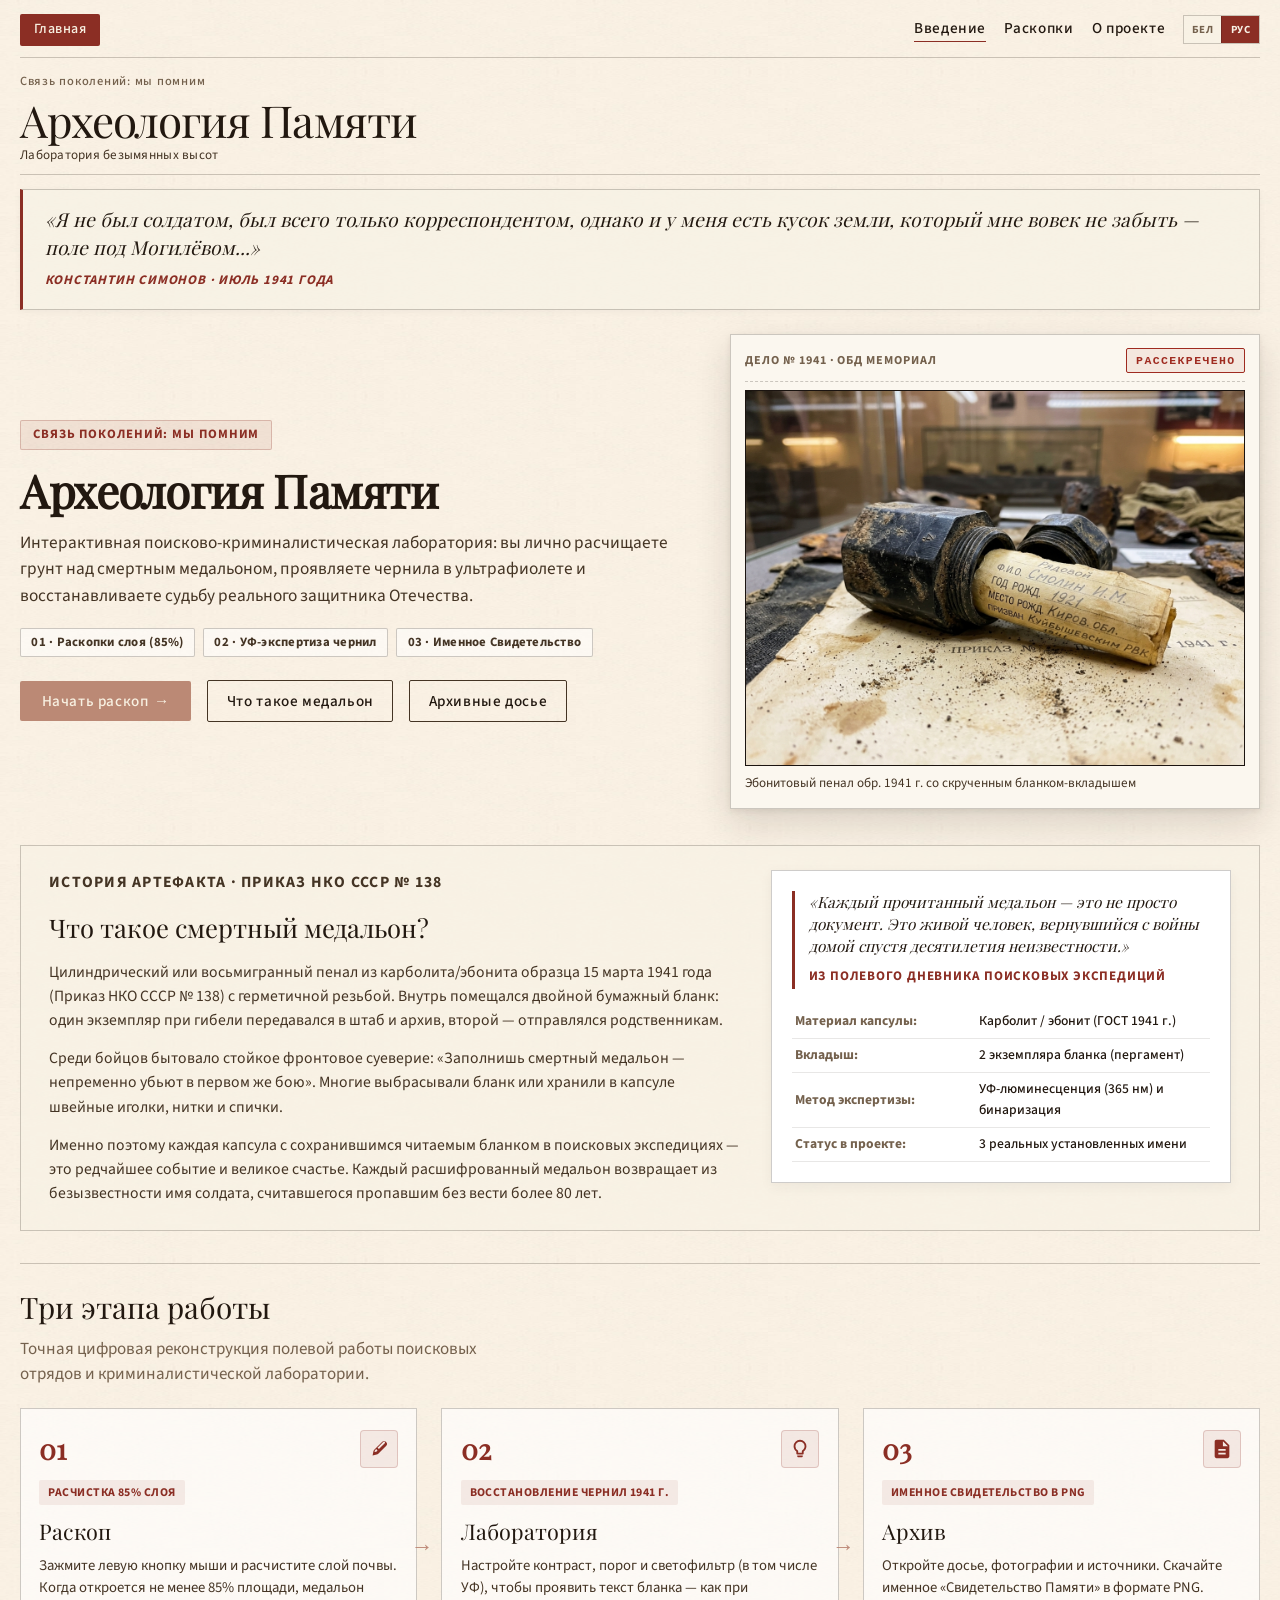
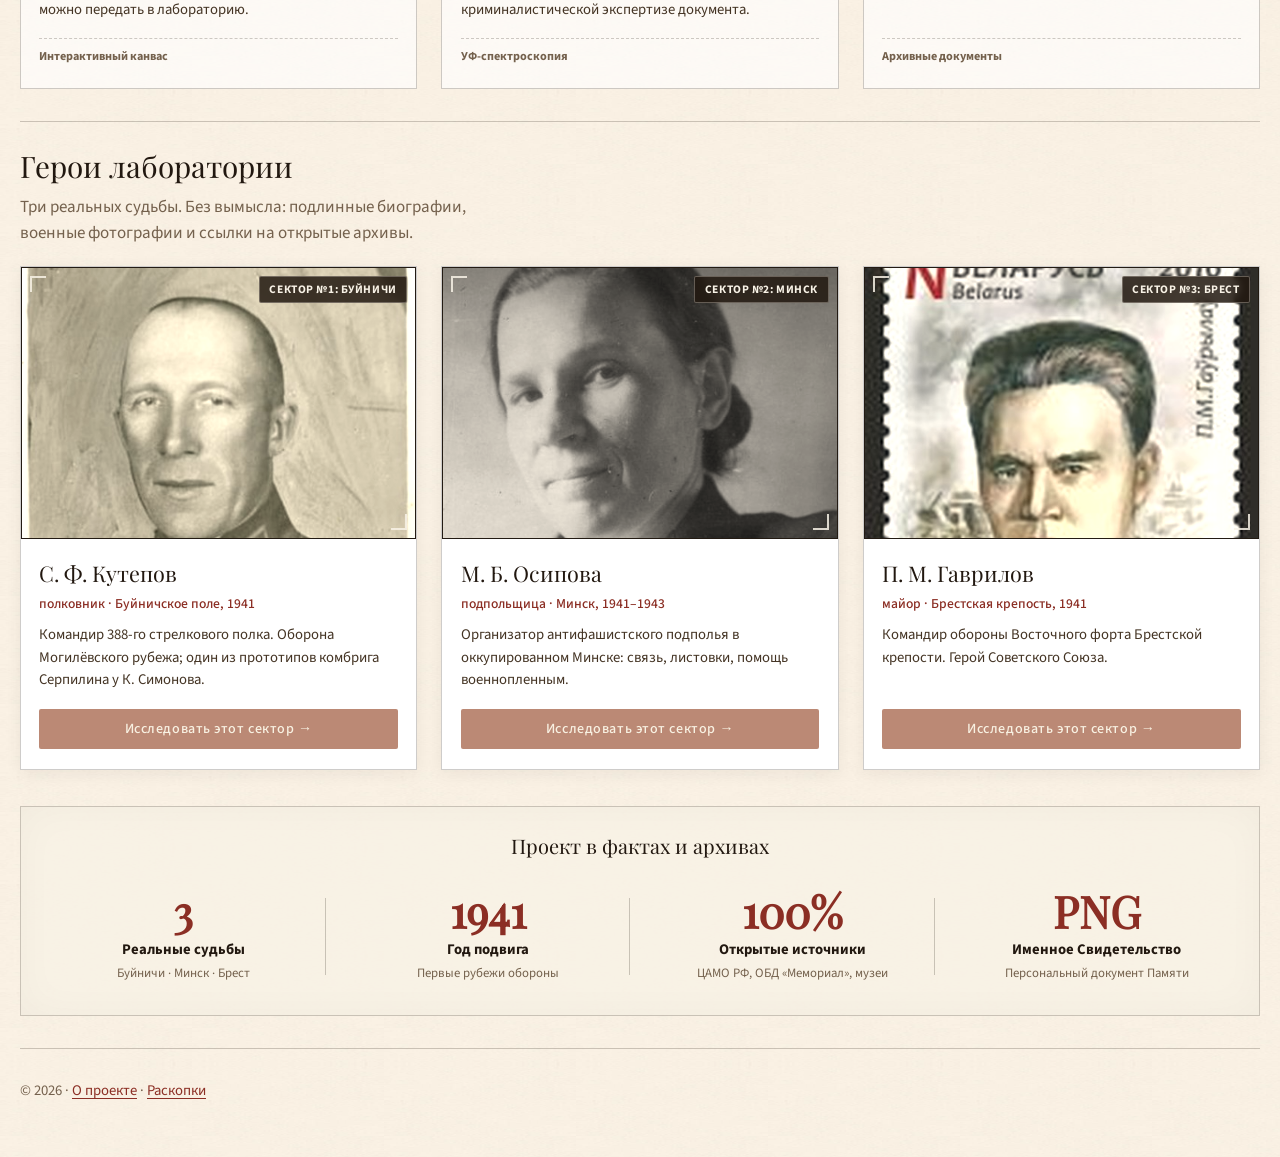
<file: index.html>
<!DOCTYPE html>
<html lang="ru">
  <head>
    <meta charset="UTF-8" />
    <meta name="viewport" content="width=device-width, initial-scale=1" />
    <title>Археология Памяти — Лаборатория безымянных высот</title>
    <meta
      name="description"
      content="Интерактивная архивно-криминалистическая лаборатория памяти: расчистка смертных медальонов 1941 года, восстановление угасших чернил в ультрафиолете и возвращение имен героев Великой Отечественной войны."
    />
    <link rel="icon" href="assets/favicon.svg" type="image/svg+xml" />
    <link rel="stylesheet" href="css/styles.css" />
  </head>
  <body class="intro-page" data-title-key="titleIntro">
    <div class="site-shell">
      <header class="site-header">
        <div class="header-bar">
          <a class="home-link" href="index.html" aria-current="page" data-i18n="home">Главная</a>
          <div class="header-tools">
            <nav class="hero-nav" data-i18n-aria="navAria" aria-label="Разделы">
              <a class="nav-link" href="index.html" aria-current="page" data-i18n="navIntro">Введение</a>
              <a class="nav-link" href="lab.html" data-i18n="navDig">Раскопки</a>
              <a class="nav-link" href="about.html" data-i18n="navAbout">О проекте</a>
            </nav>
            <div class="header-lang"></div>
          </div>
        </div>
        <div class="header-brand hero-brand">
          <p class="brand-kicker" data-i18n="brandKicker">Связь поколений: мы помним</p>
          <h1 class="brand-mark mark-big" data-i18n="brandTitle">Археология Памяти</h1>
          <p class="brand-sub" data-i18n="brandSub">Лаборатория безымянных высот</p>
        </div>
      </header>

      <hr class="hairline" />

      <aside class="epigraph" aria-label="Эпиграф">
        <blockquote class="quote-text" data-i18n="epigraphQuote">
          «Я не был солдатом, был всего только корреспондентом, однако и у меня есть кусок земли, который мне вовек не забыть — поле под Могилёвом...»
        </blockquote>
        <cite class="quote-author" data-i18n="epigraphAuthor">— Константин Симонов · июль 1941 года</cite>
      </aside>

      <section class="hero-block hero-grid">
        <div class="hero-main">
          <span class="hero-badge" data-i18n="heroBadge">Связь поколений: мы помним</span>
          <h2 class="hero-title" data-i18n="brandTitle">Археология Памяти</h2>
          <p class="hero-desc" data-i18n="heroSubLead">
            Интерактивная поисково-криминалистическая лаборатория: вы лично расчищаете грунт над смертным медальоном, проявляете чернила в ультрафиолете и восстанавливаете судьбу реального защитника Отечества.
          </p>
          <div class="hero-pills">
            <span class="hero-pill" data-i18n="heroPill1">01 · Раскопки слоя (85%)</span>
            <span class="hero-pill" data-i18n="heroPill2">02 · УФ-экспертиза чернил</span>
            <span class="hero-pill" data-i18n="heroPill3">03 · Именное Свидетельство</span>
          </div>
          <div class="hero-links">
            <a class="btn btn-lab" href="lab.html">
              <span data-i18n="ctaStart">Начать раскоп</span>
              <span class="btn-arrow" aria-hidden="true">→</span>
            </a>
            <a class="btn btn-second" href="#medallion-info" data-i18n="heroCtaMedallion">Что такое медальон</a>
            <a class="btn btn-second" href="#heroes-section" data-i18n="heroCtaHeroes">Архивные досье</a>
          </div>
        </div>

        <div class="hero-card" role="region" aria-label="Смертный медальон образца 1941 года">
          <div class="card-docket">
            <span data-i18n="heroCaseLabel">ДЕЛО № 1941 · ОБД МЕМОРИАЛ</span>
            <span class="card-stamp" data-i18n="heroStamp">РАССЕКРЕЧЕНО</span>
          </div>
          <div class="photo-box">
            <img
              src="assets/images/medallion-capsule.jpg"
              alt="Смертный медальон образца 1941 года — бакелитовый пенал со скрученным бланком"
              class="card-image"
              width="640"
              height="480"
            />
          </div>
          <div class="caption-bar">
            <span data-i18n="heroPhotoCaption">Эбонитовый пенал обр. 1941 г. со скрученным бланком-вкладышем</span>
          </div>
        </div>
      </section>

      <section class="medallion-box" id="medallion-info">
        <div class="medallion-grid">
          <div class="medallion-story">
            <p class="section-num">ИСТОРИЯ АРТЕФАКТА · ПРИКАЗ НКО СССР № 138</p>
            <h2 class="section-title" data-i18n="medallionHeading">
              Что такое смертный медальон?
            </h2>
            <p data-i18n="medallionP1">
              Цилиндрический или восьмигранный пенал из карболита/эбонита образца 15 марта 1941 года (Приказ НКО СССР № 138) с герметичной резьбой. Внутрь помещался двойной бумажный бланк: один экземпляр при гибели передавался в штаб и архив, второй — отправлялся родственникам.
            </p>
            <p data-i18n="medallionP2">
              Среди бойцов бытовало стойкое фронтовое суеверие: «Заполнишь смертный медальон — непременно убьют в первом же бою». Многие выбрасывали бланк или хранили в капсуле швейные иголки, нитки и спички.
            </p>
            <p data-i18n="medallionP3">
              Именно поэтому каждая капсула с сохранившимся читаемым бланком в поисковых экспедициях — это редчайшее событие и великое счастье. Каждый расшифрованный медальон возвращает из безызвестности имя солдата, считавшегося пропавшим без вести более 80 лет.
            </p>
          </div>

          <div class="fact-card">
            <div class="quote-box">
              <blockquote data-i18n="medallionQuote">
                «Каждый прочитанный медальон — это не просто документ. Это живой человек, вернувшийся с войны домой спустя десятилетия неизвестности.»
              </blockquote>
              <span class="quote-author" data-i18n="medallionQuoteAuthor">Из полевого дневника поисковых экспедиций</span>
            </div>
            <table class="spec-table" aria-label="Характеристики медальона">
              <tbody>
                <tr>
                  <td data-i18n="specMaterial">Материал капсулы:</td>
                  <td data-i18n="specMaterialVal">Карболит / эбонит (ГОСТ 1941 г.)</td>
                </tr>
                <tr>
                  <td data-i18n="specBlank">Вкладыш:</td>
                  <td data-i18n="specBlankVal">2 экземпляра бланка (пергамент)</td>
                </tr>
                <tr>
                  <td data-i18n="specMethod">Метод экспертизы:</td>
                  <td data-i18n="specMethodVal">УФ-люминесценция (365 нм) и бинаризация</td>
                </tr>
                <tr>
                  <td data-i18n="specStatus">Статус в проекте:</td>
                  <td data-i18n="specStatusVal">3 реальных установленных имени</td>
                </tr>
              </tbody>
            </table>
          </div>
        </div>
      </section>

      <section class="section-box" id="steps-section">
        <h2 class="panel-title" data-i18n="stepsTitle">Три этапа работы</h2>
        <p class="panel-lead section-lead" data-i18n="stepsSub">
          Точная цифровая реконструкция полевой работы поисковых отрядов и криминалистической лаборатории.
        </p>
        <div class="steps-grid">
          <article class="step-card">
            <div class="step-top">
              <span class="step-num">01</span>
              <div class="step-icon" aria-hidden="true">
                <svg viewBox="0 0 24 24">
                  <path d="M19.7 4.3a3.1 3.1 0 0 0-4.4 0l-8.5 8.5a3.3 3.3 0 0 0-.9 1.7L5 19l4.5-.9a3.3 3.3 0 0 0 1.7-.9l8.5-8.5a3.1 3.1 0 0 0 0-4.4zm-9.3 9.3l-1.4 1.4-1.9.4.4-1.9 1.4-1.4 1.5 1.5zm7.9-7.9l-6.4 6.4-1.5-1.5 6.4-6.4a1.1 1.1 0 0 1 1.5 0 1.1 1.1 0 0 1 0 1.5z"/>
                </svg>
              </div>
            </div>
            <span class="step-badge" data-i18n="step1Badge">Расчистка 85% слоя</span>
            <h3 class="step-title" data-i18n="step1Title">Раскоп</h3>
            <p class="step-text" data-i18n="step1Text">
              Зажмите левую кнопку мыши и расчистите слой почвы. Когда откроется не менее 85%
              площади, медальон можно передать в лабораторию.
            </p>
            <span class="step-tag" data-i18n="step1Tag">Интерактивный канвас</span>
          </article>

          <article class="step-card">
            <div class="step-top">
              <span class="step-num">02</span>
              <div class="step-icon" aria-hidden="true">
                <svg viewBox="0 0 24 24">
                  <path d="M12 2a7 7 0 0 0-7 7c0 2.38 1.19 4.47 3 5.74V17a1 1 0 0 0 1 1h6a1 1 0 0 0 1-1v-2.26c1.81-1.27 3-3.36 3-5.74a7 7 0 0 0-7-7zm-3 18a1 1 0 0 0 1 1h4a1 1 0 0 0 1-1v-1H9v1zm3-16a5 5 0 0 1 5 5c0 1.83-.98 3.44-2.45 4.31-.34.2-.55.57-.55.97V16h-4v-1.72c0-.4-.21-.77-.55-.97A5.002 5.002 0 0 1 7 9a5 5 0 0 1 5-5z"/>
                </svg>
              </div>
            </div>
            <span class="step-badge" data-i18n="step2Badge">Восстановление чернил 1941 г.</span>
            <h3 class="step-title" data-i18n="step2Title">Лаборатория</h3>
            <p class="step-text" data-i18n="step2Text">
              Настройте контраст, порог и светофильтр (в том числе УФ), чтобы проявить текст
              бланка — как при криминалистической экспертизе документа.
            </p>
            <span class="step-tag" data-i18n="step2Tag">УФ-спектроскопия</span>
          </article>

          <article class="step-card">
            <div class="step-top">
              <span class="step-num">03</span>
              <div class="step-icon" aria-hidden="true">
                <svg viewBox="0 0 24 24">
                  <path d="M14 2H6c-1.1 0-1.99.9-1.99 2L4 20c0 1.1.89 2 1.99 2H18c1.1 0 2-.9 2-2V8l-6-6zm2 16H8v-2h8v2zm0-4H8v-2h8v2zm-3-5V3.5L18.5 9H13z"/>
                </svg>
              </div>
            </div>
            <span class="step-badge" data-i18n="step3Badge">Именное свидетельство в PNG</span>
            <h3 class="step-title" data-i18n="step3Title">Архив</h3>
            <p class="step-text" data-i18n="step3Text">
              Откройте досье, фотографии и источники. Скачайте именное «Свидетельство Памяти» в
              формате PNG.
            </p>
            <span class="step-tag" data-i18n="step3Tag">Архивные документы</span>
          </article>
        </div>
      </section>

      <section class="section-box" id="heroes-section">
        <h2 class="panel-title" data-i18n="heroesTitle">Герои лаборатории</h2>
        <p class="panel-lead section-lead" data-i18n="heroesSubtitle">
          Три реальных судьбы. Без вымысла: подлинные биографии, военные фотографии и ссылки на открытые архивы.
        </p>
        <div class="heroes-grid">
          <article class="person-card">
            <div class="photo-box">
              <img
                src="assets/images/portraits/kutepov.jpg"
                alt="Полковник Семён Фёдорович Кутепов"
                class="card-image"
                width="400"
                height="275"
                loading="lazy"
              />
              <span class="card-badge" data-i18n="heroSector1">Сектор №1: Буйничи</span>
              <span class="card-stamp">БУЙНИЧИ · 1941</span>
            </div>
            <div class="card-body">
              <h3 class="card-title" data-i18n="hero1Name">С. Ф. Кутепов</h3>
              <p class="card-meta" data-i18n="hero1Meta">полковник · Буйничское поле, 1941</p>
              <p class="card-text" data-i18n="hero1Text">
                Командир 388-го стрелкового полка. Оборона Могилёвского рубежа; один из прототипов
                комбрига Серпилина у К. Симонова.
              </p>
              <div class="card-action">
                <a
                  href="lab.html?sector=kutepov-semyon"
                  class="btn btn-small btn-lab"
                  data-i18n="heroActionBtn"
                >
                  Исследовать этот сектор →
                </a>
              </div>
            </div>
          </article>

          <article class="person-card">
            <div class="photo-box">
              <img
                src="assets/images/portraits/osipova-1944.jpg"
                alt="Мария Борисовна Осипова, 1944 год"
                class="card-image"
                width="400"
                height="275"
                loading="lazy"
              />
              <span class="card-badge" data-i18n="heroSector2">Сектор №2: Минск</span>
              <span class="card-stamp">ПОДПОЛЬЕ · 1941–1943</span>
            </div>
            <div class="card-body">
              <h3 class="card-title" data-i18n="hero2Name">М. Б. Осипова</h3>
              <p class="card-meta" data-i18n="hero2Meta">подпольщица · Минск, 1941–1943</p>
              <p class="card-text" data-i18n="hero2Text">
                Организатор антифашистского подполья в оккупированном Минске: связь, листовки,
                помощь военнопленным.
              </p>
              <div class="card-action">
                <a
                  href="lab.html?sector=osipova-mariya"
                  class="btn btn-small btn-lab"
                  data-i18n="heroActionBtn"
                >
                  Исследовать этот сектор →
                </a>
              </div>
            </div>
          </article>

          <article class="person-card">
            <div class="photo-box">
              <img
                src="assets/images/portraits/gavrilov.jpg"
                alt="Майор Пётр Михайлович Гаврилов"
                class="card-image"
                width="400"
                height="275"
                loading="lazy"
              />
              <span class="card-badge" data-i18n="heroSector3">Сектор №3: Брест</span>
              <span class="card-stamp">БРЕСТ · 1941</span>
            </div>
            <div class="card-body">
              <h3 class="card-title" data-i18n="hero3Name">П. М. Гаврилов</h3>
              <p class="card-meta" data-i18n="hero3Meta">майор · Брестская крепость, 1941</p>
              <p class="card-text" data-i18n="hero3Text">
                Командир обороны Восточного форта Брестской крепости. Герой Советского Союза.
              </p>
              <div class="card-action">
                <a
                  href="lab.html?sector=gavrilov-pyotr"
                  class="btn btn-small btn-lab"
                  data-i18n="heroActionBtn"
                >
                  Исследовать этот сектор →
                </a>
              </div>
            </div>
          </article>
        </div>
      </section>

      <section class="metrics-strip" aria-label="Метрики проекта">
        <h3 class="metrics-title" data-i18n="metricsTitle">Проект в фактах и архивах</h3>
        <div class="metrics-grid">
          <div class="metric-card">
            <div class="metric-val" data-i18n="metric1Num">3</div>
            <div class="metric-label" data-i18n="metric1Label">Реальные судьбы</div>
            <div class="metric-desc" data-i18n="metric1Desc">Буйничи · Минск · Брест</div>
          </div>
          <div class="metric-card">
            <div class="metric-val" data-i18n="metric2Num">1941</div>
            <div class="metric-label" data-i18n="metric2Label">Год подвига</div>
            <div class="metric-desc" data-i18n="metric2Desc">Первые рубежи обороны</div>
          </div>
          <div class="metric-card">
            <div class="metric-val" data-i18n="metric3Num">100%</div>
            <div class="metric-label" data-i18n="metric3Label">Открытые источники</div>
            <div class="metric-desc" data-i18n="metric3Desc">ЦАМО РФ, ОБД «Мемориал», музеи</div>
          </div>
          <div class="metric-card">
            <div class="metric-val" data-i18n="metric4Num">PNG</div>
            <div class="metric-label" data-i18n="metric4Label">Именное Свидетельство</div>
            <div class="metric-desc" data-i18n="metric4Desc">Персональный документ Памяти</div>
          </div>
        </div>
      </section>

      <footer class="footer">
        <p>© 2026 · <a href="about.html" data-i18n="footerAbout">О проекте и источниках</a> · <a href="lab.html" data-i18n="navDig">Раскопки</a></p>
      </footer>
    </div>

    <script src="js/i18n.js"></script>
  </body>
</html>
</file>
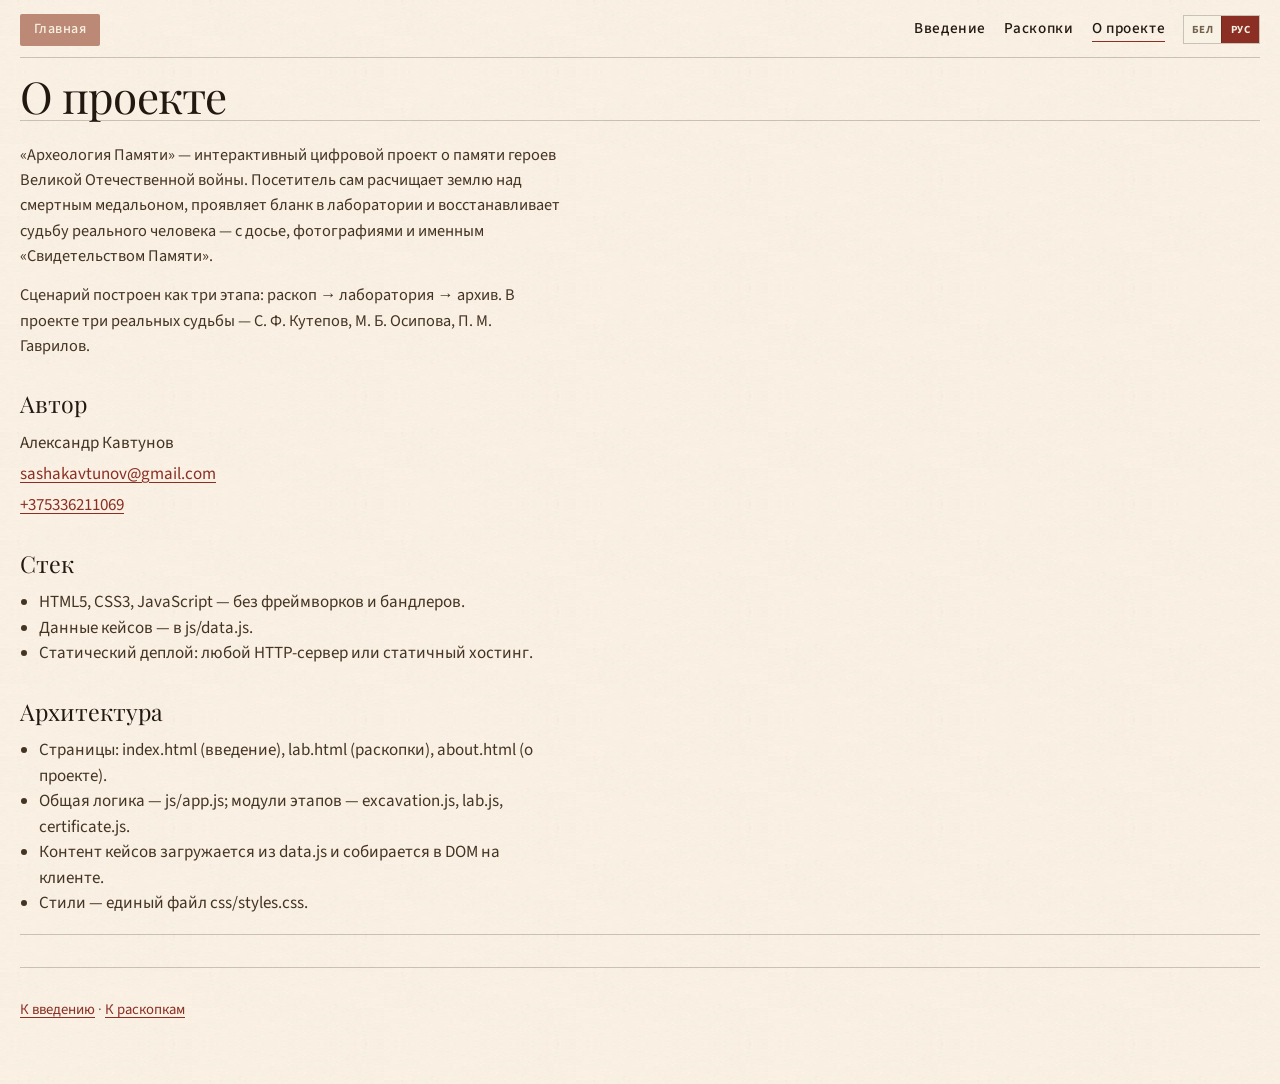
<file: about.html>
<!DOCTYPE html>
<html lang="ru">
  <head>
    <meta charset="UTF-8" />
    <meta name="viewport" content="width=device-width, initial-scale=1" />
    <title>О проекте — Археология Памяти</title>
    <link rel="icon" href="assets/favicon.svg" type="image/svg+xml" />
    <link rel="stylesheet" href="css/styles.css" />
  </head>
  <body class="about-page" data-title-key="titleAbout">
    <div class="about-shell">
      <header class="site-header">
        <div class="header-bar">
          <a class="home-link" href="index.html" data-i18n="home">Главная</a>
          <div class="header-tools">
            <nav class="hero-nav" data-i18n-aria="navAria" aria-label="Разделы">
              <a class="nav-link" href="index.html" data-i18n="navIntro">Введение</a>
              <a class="nav-link" href="lab.html" data-i18n="navDig">Раскопки</a>
              <a class="nav-link" href="about.html" aria-current="page" data-i18n="navAbout">О проекте</a>
            </nav>
            <div class="header-lang"></div>
          </div>
        </div>
        <div class="header-brand">
          <h1 class="brand-mark about-title" data-i18n="aboutTitle">О проекте</h1>
        </div>
      </header>

      <hr class="hairline about-rule" />

      <div class="about-block">
        <article class="about-prose">
          <p data-i18n="aboutP1">
            «Археология Памяти» — интерактивный цифровой проект о памяти героев Великой
            Отечественной войны. Посетитель сам расчищает землю над смертным медальоном,
            проявляет бланк в лаборатории и восстанавливает судьбу реального человека —
            с досье, фотографиями и именным «Свидетельством Памяти».
          </p>
          <p data-i18n="aboutP2">
            Сценарий построен как три этапа: раскоп → лаборатория → архив. В проекте три
            реальных судьбы — С. Ф. Кутепов, М. Б. Осипова, П. М. Гаврилов.
          </p>
        </article>

        <section class="about-section">
          <h2 class="about-heading" data-i18n="authorTitle">Автор</h2>
          <p>Александр Кавтунов</p>
          <p>
            <a href="mailto:sashakavtunov@gmail.com">sashakavtunov@gmail.com</a>
          </p>
          <p>
            <a href="tel:+375336211069">+375336211069</a>
          </p>
        </section>

        <section class="about-section">
          <h2 class="about-heading" data-i18n="stackTitle">Стек</h2>
          <ul class="stack-list">
            <li data-i18n="stack1">HTML5, CSS3, JavaScript — без фреймворков и бандлеров.</li>
            <li data-i18n="stack2">Данные кейсов — в js/data.js.</li>
            <li data-i18n="stack3">Статический деплой: любой HTTP-сервер или статичный хостинг.</li>
          </ul>
        </section>

        <section class="about-section">
          <h2 class="about-heading" data-i18n="archTitle">Архитектура</h2>
          <ul class="stack-list">
            <li data-i18n="arch1">
              Страницы: index.html (введение), lab.html (раскопки), about.html (о проекте).
            </li>
            <li data-i18n="arch2">
              Общая логика — js/app.js; модули этапов — excavation.js, lab.js, certificate.js.
            </li>
            <li data-i18n="arch3">
              Контент кейсов загружается из data.js и собирается в DOM на клиенте.
            </li>
            <li data-i18n="arch4">Стили — единый файл css/styles.css.</li>
          </ul>
        </section>
      </div>

      <hr class="hairline about-rule" />

      <footer class="footer">
        <p>
          <a href="index.html" data-i18n="toIntro">К введению</a> ·
          <a href="lab.html" data-i18n="toDig">К раскопкам</a>
        </p>
      </footer>
    </div>

    <script src="js/i18n.js"></script>
    <script src="js/data.js"></script>
    <script src="js/about.js"></script>
  </body>
</html>
</file>
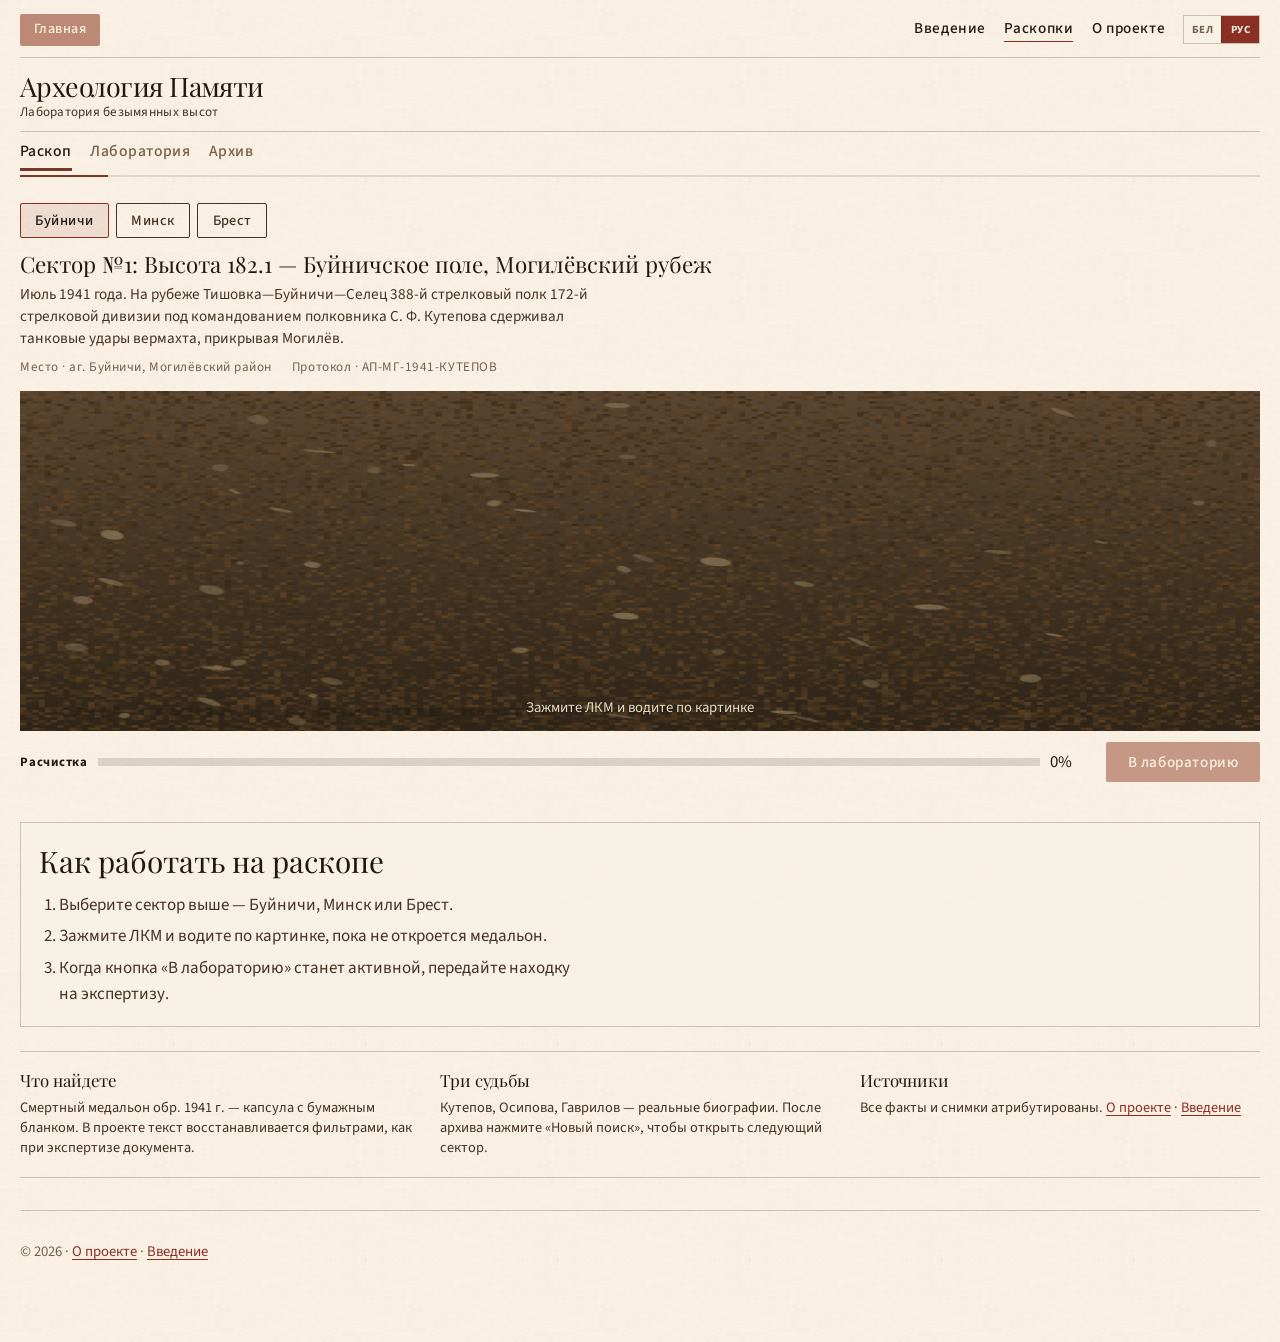
<file: lab.html>
<!DOCTYPE html>
<html lang="ru">
  <head>
    <meta charset="UTF-8" />
    <meta name="viewport" content="width=device-width, initial-scale=1" />
    <title>Раскопки — Археология Памяти</title>
    <link rel="icon" href="assets/favicon.svg" type="image/svg+xml" />
    <link rel="stylesheet" href="css/styles.css" />
  </head>
  <body data-title-key="titleLab">
    <div class="comp-frame" id="hero-frame">
      <header class="site-header">
        <div class="site-header__bar">
          <a class="home-link" href="index.html" data-i18n="home">Главная</a>
          <div class="site-header__tools">
            <nav class="hero-nav" data-i18n-aria="navAria" aria-label="Разделы">
              <a class="nav-link hero-semantic" href="index.html" data-i18n="navIntro">Введение</a>
              <a
                class="nav-link hero-semantic"
                href="lab.html"
                aria-current="page"
                data-i18n="navDig"
                >Раскопки</a
              >
              <a class="nav-link hero-semantic" href="about.html" data-i18n="navAbout">О проекте</a>
            </nav>
            <div class="site-header__lang"></div>
          </div>
        </div>
        <div class="site-header__brand hero-brand">
          <h1 class="brand-mark hero-semantic" data-i18n="brandTitle">Археология Памяти</h1>
          <p class="brand-sub hero-semantic" data-i18n="brandSub">Лаборатория безымянных высот</p>
        </div>
      </header>

      <hr class="hairline" />

      <nav class="hero-steps" data-i18n-aria="stepsAria" aria-label="Этапы">
        <div class="nav-step is-active hero-semantic" data-screen="excavation" data-i18n="stepDig">
          Раскоп
        </div>
        <div class="nav-step hero-semantic" data-screen="lab" data-i18n="stepLab">Лаборатория</div>
        <div class="nav-step hero-semantic" data-screen="archive" data-i18n="stepArchive">Архив</div>
      </nav>

      <hr class="hairline hairline--steps" />

      <div class="sector-panel" id="sector-panel">
        <div
          class="sector-picker"
          id="sector-picker"
          role="tablist"
          data-i18n-aria="sectorPickAria"
          aria-label="Выбор сектора"
        ></div>
        <h2 id="sector-title" class="sector-panel__title">Сектор раскопа</h2>
        <p id="sector-intro" class="sector-panel__intro"></p>
        <ul class="sector-panel__meta" data-i18n-aria="sectorMetaAria" aria-label="Параметры сектора">
          <li id="sector-place"></li>
          <li id="sector-protocol"></li>
        </ul>
      </div>

      <div class="dig-stage" id="screen-excavation">
        <img
          class="dig-stage__plate"
          src="assets/plates/dig-stage.png"
          alt=""
          width="1024"
          height="432"
        />
        <canvas id="artifact-canvas" width="600" height="400"></canvas>
        <canvas id="soil-canvas" width="600" height="400"></canvas>
        <p id="find-message" class="find-banner" hidden></p>
        <p class="dig-cue hero-semantic" data-i18n="digCue">Зажмите ЛКМ и водите по картинке</p>
      </div>

      <div class="hero-dock">
        <div class="hero-dock__progress">
          <span class="progress-caption hero-semantic" data-i18n="progress">Расчистка</span>
          <div class="progress-track hero-semantic">
            <div id="progress-bar" class="progress-fill" style="width: 0%"></div>
          </div>
          <span id="progress-label" class="progress-pct hero-semantic">0%</span>
        </div>
        <button id="btn-to-lab" class="btn btn-lab hero-semantic" type="button" disabled data-i18n="toLab">
          В лабораторию
        </button>
      </div>
    </div>

    <div class="below-hero">
      <section class="howto-strip" id="howto-strip">
        <h2 class="panel-title" data-i18n="howtoTitle">Как работать на раскопе</h2>
        <ol class="howto-list">
          <li data-i18n="howto1">Выберите сектор выше — Буйничи, Минск или Брест.</li>
          <li data-i18n="howto2">Зажмите ЛКМ и водите по картинке, пока не откроется медальон.</li>
          <li data-i18n="howto3">
            Когда кнопка «В лабораторию» станет активной, передайте находку на экспертизу.
          </li>
        </ol>
      </section>

      <section class="context-strip" id="context-strip" data-i18n-aria="contextAria" aria-label="О раскопках">
        <div class="context-strip__item">
          <h3 data-i18n="findTitle">Что найдете</h3>
          <p data-i18n="findText">
            Смертный медальон обр. 1941 г. — капсула с бумажным бланком. В проекте текст
            восстанавливается фильтрами, как при экспертизе документа.
          </p>
        </div>
        <div class="context-strip__item">
          <h3 data-i18n="fatesTitle">Три судьбы</h3>
          <p data-i18n="fatesText">
            Кутепов, Осипова, Гаврилов — реальные биографии. После архива нажмите «Новый поиск»,
            чтобы открыть следующий сектор.
          </p>
        </div>
        <div class="context-strip__item">
          <h3 data-i18n="sourcesTitle">Источники</h3>
          <p>
            <span data-i18n="sourcesText">Все факты и снимки атрибутированы.</span>
            <a href="about.html" data-i18n="footerAbout">О проекте и источниках</a> ·
            <a href="index.html" data-i18n="footerIntro">Введение</a>
          </p>
        </div>
      </section>

      <section id="screen-lab" class="screen" hidden>
        <article class="panel">
          <h2 class="panel-title" data-i18n="labPanelTitle">Лаборатория</h2>
          <p class="panel-lead" data-i18n="labLead">
            Проявите фамилию, имя и остальные строки бланка. Идите по шагам ниже — или нажмите
            «Подобрать настройки».
          </p>
          <div class="lab-guide">
            <h3 class="lab-guide__title" data-i18n="labGuideTitle">Как расшифровать</h3>
            <ol class="lab-guide__list">
              <li data-i18n="labGuide1">
                1. Выберите светофильтр «УФ» — фиолетовые чернила проявятся сильнее.
              </li>
              <li data-i18n="labGuide2">2. Поднимите контраст примерно до 70–90.</li>
              <li data-i18n="labGuide3">
                3. Опустите порог примерно до 100–140, пока буквы не станут чёрными на белом.
              </li>
              <li data-i18n="labGuide4">
                Если сложно — кнопка «Подобрать настройки» выставит рабочие значения сама.
              </li>
            </ol>
          </div>
          <div class="lab-layout">
            <div class="microscope">
              <canvas id="lab-canvas" width="600" height="280"></canvas>
            </div>
            <div class="lab-tools">
              <label>
                <span class="tool-row"
                  ><span data-i18n="contrast">Контраст</span>
                  <strong id="val-contrast">0</strong></span
                >
                <input id="slider-contrast" type="range" min="-100" max="150" value="0" />
              </label>
              <label>
                <span class="tool-row"
                  ><span data-i18n="threshold">Порог</span>
                  <strong id="val-threshold">255</strong></span
                >
                <input id="slider-threshold" type="range" min="0" max="255" value="255" />
              </label>
              <label>
                <span data-i18n="filter">Светофильтр</span>
                <select id="select-filter">
                  <option value="original" data-i18n="filterOriginal">Исходный</option>
                  <option value="uv" data-i18n="filterUv">УФ</option>
                  <option value="negative" data-i18n="filterNegative">Негатив</option>
                </select>
              </label>
              <p id="lab-hint" class="lab-hint" aria-live="polite"></p>
              <div class="lab-tool-actions">
                <button id="btn-assist-lab" class="btn" type="button" data-i18n="labAssist">
                  Подобрать настройки
                </button>
                <button id="btn-reset-lab" class="btn btn-secondary" type="button" data-i18n="reset">
                  Сброс
                </button>
              </div>
            </div>
          </div>
          <div class="actions">
            <button id="btn-to-archive" class="btn" type="button" disabled data-i18n="toFate">
              К судьбе
            </button>
          </div>
        </article>
      </section>

      <section id="screen-archive" class="screen" hidden>
        <article class="panel">
          <h2 class="panel-title" data-i18n="fateTitle">Судьба</h2>
          <div id="dossier" class="dossier"></div>
        </article>
        <article class="panel">
          <h2 class="panel-title" data-i18n="photosTitle">Фото</h2>
          <div id="case-gallery" class="gallery-grid"></div>
        </article>
        <article class="panel">
          <h2 class="panel-title" data-i18n="certTitle">Свидетельство Памяти</h2>
          <div class="cert-wrap">
            <canvas id="cert-preview" width="800" height="500"></canvas>
          </div>
          <div class="actions">
            <button id="btn-export" class="btn" type="button" data-i18n="exportPng">Скачать PNG</button>
            <button id="btn-new-search" class="btn btn-secondary" type="button" data-i18n="newSearch">
              Новый поиск
            </button>
          </div>
        </article>
      </section>

      <footer class="footer">
        <p>
          © <span id="project-year">2026</span> ·
          <a href="about.html" data-i18n="footerAbout">О проекте и источниках</a> ·
          <a href="index.html" data-i18n="footerIntro">Введение</a>
        </p>
      </footer>
    </div>

    <script src="js/i18n.js"></script>
    <script src="js/data.js"></script>
    <script src="js/excavation.js"></script>
    <script src="js/lab.js"></script>
    <script src="js/certificate.js"></script>
    <script src="js/app.js"></script>
  </body>
</html>
</file>
<file: css/styles.css>
@font-face {
  font-family: "Playfair Display";
  font-style: normal;
  font-weight: 400;
  font-display: swap;
  src: url("../assets/fonts/Playfair-cyr.woff2") format("woff2");
  unicode-range: U+0400-045F, U+0490-0491, U+04B0-04B1, U+2116;
}
@font-face {
  font-family: "Playfair Display";
  font-style: normal;
  font-weight: 400;
  font-display: swap;
  src: url("../assets/fonts/PlayfairDisplay-Regular.woff2") format("woff2");
  unicode-range: U+0000-00FF, U+0131, U+0152-0153, U+02BB-02BC, U+02C6, U+02DA, U+02DC, U+0304, U+0308, U+0329, U+2000-206F, U+2074, U+20AC, U+2122, U+2191, U+2193, U+2212, U+2215, U+FEFF, U+FFFD;
}
@font-face {
  font-family: "Source Sans 3";
  font-style: normal;
  font-weight: 400;
  font-display: swap;
  src: url("../assets/fonts/SourceSans3-Regular-cyr.woff2") format("woff2");
  unicode-range: U+0400-045F, U+0490-0491, U+04B0-04B1, U+2116;
}
@font-face {
  font-family: "Source Sans 3";
  font-style: normal;
  font-weight: 400;
  font-display: swap;
  src: url("../assets/fonts/SourceSans3-Regular.woff2") format("woff2");
  unicode-range: U+0000-00FF, U+0131, U+0152-0153, U+02BB-02BC, U+02C6, U+02DA, U+02DC, U+0304, U+0308, U+0329, U+2000-206F, U+2074, U+20AC, U+2122, U+2191, U+2193, U+2212, U+2215, U+FEFF, U+FFFD;
}
@font-face {
  font-family: "Source Sans 3";
  font-style: normal;
  font-weight: 500;
  font-display: swap;
  src: url("../assets/fonts/SourceSans3-Medium-cyr.woff2") format("woff2");
  unicode-range: U+0400-045F, U+0490-0491, U+04B0-04B1, U+2116;
}
@font-face {
  font-family: "Source Sans 3";
  font-style: normal;
  font-weight: 500;
  font-display: swap;
  src: url("../assets/fonts/SourceSans3-Medium.woff2") format("woff2");
  unicode-range: U+0000-00FF, U+0131, U+0152-0153, U+02BB-02BC, U+02C6, U+02DA, U+02DC, U+0304, U+0308, U+0329, U+2000-206F, U+2074, U+20AC, U+2122, U+2191, U+2193, U+2212, U+2215, U+FEFF, U+FFFD;
}
@font-face {
  font-family: "Source Sans 3";
  font-style: normal;
  font-weight: 700;
  font-display: swap;
  src: url("../assets/fonts/SourceSans3-Bold-cyr.woff2") format("woff2");
  unicode-range: U+0400-045F, U+0490-0491, U+04B0-04B1, U+2116;
}
@font-face {
  font-family: "Source Sans 3";
  font-style: normal;
  font-weight: 700;
  font-display: swap;
  src: url("../assets/fonts/SourceSans3-Bold.woff2") format("woff2");
  unicode-range: U+0000-00FF, U+0131, U+0152-0153, U+02BB-02BC, U+02C6, U+02DA, U+02DC, U+0304, U+0308, U+0329, U+2000-206F, U+2074, U+20AC, U+2122, U+2191, U+2193, U+2212, U+2215, U+FEFF, U+FFFD;
}


@font-face {
  font-family: "PT Serif";
  font-style: normal;
  font-weight: 400;
  font-display: swap;
  src: url("../assets/fonts/PTSerif-Regular.woff2") format("woff2"),
    url("../assets/fonts/PTSerif-Regular-latin.woff2") format("woff2");
}
/* Археология Памяти — светлый архивный стандарт (canon) */









:root {
  --r-paper-ground-x: 0.000%; --r-paper-ground-y: 50.000%; --r-paper-ground-w: 10.000%; --r-paper-ground-h: 10.000%;
  --r-brand-mark-x: 1.870%; --r-brand-mark-y: 1.670%; --r-brand-mark-w: 28.130%; --r-brand-mark-h: 8.330%;
  --r-brand-mark-cap: 31px; --r-brand-mark-font: 44px; --r-brand-mark-family: 'Playfair Display'; --r-brand-mark-weight: 400;
  --r-brand-sub-x: 3.130%; --r-brand-sub-y: 8.060%; --r-brand-sub-w: 26.560%; --r-brand-sub-h: 3.890%;
  --r-brand-sub-cap: 13px; --r-brand-sub-font: 19px;
  --r-archive-stamp-x: 30.000%; --r-archive-stamp-y: 0.000%; --r-archive-stamp-w: 10.000%; --r-archive-stamp-h: 10.000%;
  --r-nav-lab-x: 64.060%; --r-nav-lab-y: 3.890%; --r-nav-lab-w: 10.940%; --r-nav-lab-h: 3.890%;
  --r-nav-lab-cap: 12px; --r-nav-lab-font: 18px;
  --r-nav-about-x: 75.780%; --r-nav-about-y: 3.890%; --r-nav-about-w: 9.380%; --r-nav-about-h: 3.890%;
  --r-nav-about-cap: 12px; --r-nav-about-font: 18px;
  --r-case-badge-x: 86.720%; --r-case-badge-y: 3.060%; --r-case-badge-w: 10.160%; --r-case-badge-h: 5.560%;
  --r-header-rule-x: 3.130%; --r-header-rule-y: 12.780%; --r-header-rule-w: 93.750%; --r-header-rule-h: 0.280%;
  --r-step-dig-x: 3.130%; --r-step-dig-y: 13.890%; --r-step-dig-w: 8.590%; --r-step-dig-h: 5.560%;
  --r-step-lab-x: 12.500%; --r-step-lab-y: 13.890%; --r-step-lab-w: 12.500%; --r-step-lab-h: 5.560%;
  --r-step-archive-x: 26.560%; --r-step-archive-y: 13.890%; --r-step-archive-w: 7.810%; --r-step-archive-h: 5.560%;
  --r-steps-rule-x: 3.130%; --r-steps-rule-y: 20.560%; --r-steps-rule-w: 93.750%; --r-steps-rule-h: 0.280%;
  --r-steps-rail-x: 30.000%; --r-steps-rail-y: 10.000%; --r-steps-rail-w: 40.000%; --r-steps-rail-h: 10.000%;
  --r-steps-trail-x: 70.000%; --r-steps-trail-y: 10.000%; --r-steps-trail-w: 30.000%; --r-steps-trail-h: 10.000%;
  --r-dig-frame-x: 10.000%; --r-dig-frame-y: 20.000%; --r-dig-frame-w: 80.000%; --r-dig-frame-h: 70.000%;
  --r-dig-stage-x: 10.000%; --r-dig-stage-y: 20.000%; --r-dig-stage-w: 80.000%; --r-dig-stage-h: 60.000%;
  --r-bottom-dock-x: 0.000%; --r-bottom-dock-y: 90.000%; --r-bottom-dock-w: 100.000%; --r-bottom-dock-h: 10.000%;
  --r-dig-cue-x: 29.488%; --r-dig-cue-y: 92.817%; --r-dig-cue-w: 41.013%; --r-dig-cue-h: 6.483%;
  --r-dig-cue-cap: 16px; --r-dig-cue-font: 24px;
  --r-progress-caption-x: 3.130%; --r-progress-caption-y: 88.890%; --r-progress-caption-w: 9.380%; --r-progress-caption-h: 3.890%;
  --r-progress-caption-cap: 10px; --r-progress-caption-font: 15px;
  --r-progress-bar-x: 13.280%; --r-progress-bar-y: 90.000%; --r-progress-bar-w: 40.630%; --r-progress-bar-h: 2.220%;
  --r-progress-pct-x: 54.690%; --r-progress-pct-y: 88.890%; --r-progress-pct-w: 5.470%; --r-progress-pct-h: 3.890%;
  --r-progress-pct-cap: 27px; --r-progress-pct-font: 39px;
  --r-btn-lab-x: 76.560%; --r-btn-lab-y: 86.110%; --r-btn-lab-w: 19.530%; --r-btn-lab-h: 7.780%;
}

:root {
  --paper: #f8f2e6;
  --ink: #221810;
  --ink-soft: #443424;
  --ink-mute: #74614d;
  --terracotta: #8b2e24;
  --terracotta-soft: #a85437;
  --terracotta-wash: #be8977;
  --rule: rgba(34, 24, 16, 0.22);
  --font-display: "Playfair Display", "PT Serif", "Times New Roman", serif;
  --font-ui: "Source Sans 3", "Segoe UI", Tahoma, sans-serif;
  --focus: #8b2e24;
  --max: 1280px;
}

*,
*::before,
*::after {
  box-sizing: border-box;
}

::selection {
  background: rgba(139, 46, 36, 0.28);
  color: var(--ink);
}

html {
  scroll-behavior: smooth;
}

body {
  margin: 0;
  min-height: 100vh;
  color: var(--ink);
  font-family: var(--font-ui);
  font-size: 17px;
  line-height: 1.5;
  background-color: var(--paper);
  background-image: url("../assets/plates/paper-ground.png");
  background-size: 192px 108px;
  background-repeat: repeat;
}

a {
  color: var(--terracotta);
  text-underline-offset: 3px;
}

a:hover {
  color: var(--ink);
}

img {
  max-width: 100%;
  height: auto;
  display: block;
}

button,
input,
select {
  font: inherit;
}

:focus-visible {
  outline: 2px solid var(--focus);
  outline-offset: 3px;
}

/* ——— Hero shell ——— */

.comp-frame {
  position: relative;
  width: 100%;
  max-width: var(--max);
  margin: 0 auto;
  padding: 0.85rem 1.25rem 1rem;
  overflow: visible;
  background-color: var(--paper);
  background-image: url("../assets/plates/paper-ground.png");
  background-size: 192px 108px;
  background-repeat: repeat;
}

.site-shell {
  max-width: var(--max);
  margin: 0 auto;
  padding: 0.85rem 1.25rem 2.5rem;
}

.site-header {
  display: flex;
  flex-direction: column;
  gap: 0.85rem;
}

.site-header__bar,
.header-bar {
  display: flex;
  flex-wrap: wrap;
  align-items: center;
  gap: 0.65rem 1rem;
  padding-bottom: 0.7rem;
  border-bottom: 1px solid var(--rule);
}

.site-header__tools,
.header-tools {
  display: flex;
  flex-wrap: wrap;
  align-items: center;
  justify-content: flex-end;
  gap: 0.75rem 1.1rem;
  margin-left: auto;
}

.site-header__lang,
.header-lang {
  display: flex;
  flex-shrink: 0;
}

.site-header__brand,
.header-brand {
  min-width: 0;
}

.lang-switch {
  display: inline-flex;
  border: 1px solid var(--rule);
  background: rgba(248, 242, 230, 0.85);
}

.lang-btn {
  margin: 0;
  min-width: 2.35rem;
  min-height: 1.7rem;
  padding: 0.2rem 0.45rem;
  border: 0;
  background: transparent;
  color: var(--ink-mute);
  font-family: var(--font-ui);
  font-size: 0.68rem;
  font-weight: 700;
  letter-spacing: 0.05em;
  cursor: pointer;
}

.lang-btn + .lang-btn {
  border-left: 1px solid var(--rule);
}

.lang-btn.is-active {
  background: var(--terracotta);
  color: var(--paper);
}

.lang-btn:hover:not(.is-active) {
  background: rgba(139, 46, 36, 0.08);
  color: var(--ink);
}

.home-link {
  display: inline-flex;
  align-items: center;
  justify-content: center;
  flex-shrink: 0;
  min-height: 2rem;
  padding: 0.35rem 0.85rem;
  border: 0;
  border-radius: 2px;
  background: #bb8975;
  color: #f8f1e2;
  font-family: var(--font-ui);
  font-size: 0.88rem;
  font-weight: 500;
  letter-spacing: 0.04em;
  text-decoration: none;
}

.home-link:hover {
  color: #f8f1e2;
  background: var(--terracotta);
}

.home-link[aria-current="page"] {
  background: var(--terracotta);
  color: #f8f1e2;
}

.hero-header {
  display: contents;
}


.brand-kicker {
  margin: 0 0 0.35rem;
  font-family: var(--font-ui);
  font-size: 0.78rem;
  font-weight: 500;
  letter-spacing: 0.06em;
  color: var(--ink-mute);
}

.brand-mark--lg {
  font-size: clamp(2rem, 4.5vw, 2.85rem);
}

.hero-brand {
  min-width: 0;
}

.brand-mark {
  margin: 0;
  padding: 0;
  font-family: var(--font-display);
  font-weight: 400;
  font-synthesis: none;
  font-size: clamp(1.4rem, 2.1vw, 1.75rem);
  line-height: 1.1;
  letter-spacing: -0.02em;
  color: #221810;
}

.brand-sub {
  margin: 0.15rem 0 0;
  font-family: var(--font-ui);
  font-weight: 400;
  font-size: 0.82rem;
  line-height: 1.3;
  color: #443424;
  letter-spacing: 0.02em;
}

.hero-nav {
  display: flex;
  flex-wrap: wrap;
  gap: 0.85rem 1.15rem;
  align-items: center;
  justify-content: flex-end;
}

.nav-link {
  display: inline-flex;
  align-items: center;
  font-family: var(--font-ui);
  font-weight: 500;
  font-size: 0.95rem;
  color: #221810;
  text-decoration: none;
  letter-spacing: 0.04em;
  padding-bottom: 0.1rem;
  border-bottom: 1px solid transparent;
}

.nav-link[aria-current="page"] {
  border-bottom-color: var(--terracotta);
}

.visually-hidden {
  position: absolute !important;
  width: 1px;
  height: 1px;
  padding: 0;
  margin: -1px;
  overflow: hidden;
  clip: rect(0, 0, 0, 0);
  white-space: nowrap;
  border: 0;
}

.hairline {
  background: var(--rule);
  height: 1px;
  min-height: 1px;
  border: 0;
  margin: 0.65rem 0 0;
  padding: 0;
  width: 100%;
}

.hairline--steps {
  margin-top: 0;
  background: linear-gradient(
    to right,
    #783a28 0,
    #783a28 5.5rem,
    #ded7c2 5.5rem,
    #ded7c2 100%
  );
  height: 2px;
}

.hero-steps {
  display: flex;
  flex-wrap: wrap;
  gap: 0.25rem 1.15rem;
  align-items: flex-end;
  margin-top: 0.5rem;
  padding-bottom: 0.25rem;
}

.nav-step {
  display: inline-flex;
  align-items: flex-end;
  justify-content: flex-start;
  padding: 0 0 0.3rem;
  margin: 0;
  border: 0;
  border-bottom: 3px solid transparent;
  background: transparent;
  font-family: var(--font-ui);
  font-size: 0.98rem;
  font-weight: 500;
  letter-spacing: 0.03em;
  color: #74614d;
  cursor: default;
}

.nav-step.is-active {
  color: #221810;
  border-bottom-color: #783a28;
}

.dig-stage {
  position: relative;
  overflow: hidden;
  background: #1a120d;
  width: 100%;
  margin-top: 0.65rem;
  aspect-ratio: 21 / 10;
  max-height: min(42vh, 340px);
}

.dig-stage__plate {
  position: absolute;
  inset: 0;
  width: 100%;
  height: 100%;
  object-fit: cover;
  z-index: 0;
  pointer-events: none;
}

.dig-stage canvas {
  position: absolute;
  inset: 0;
  width: 100%;
  height: 100%;
  display: block;
  z-index: 1;
}

.dig-cue {
  position: absolute;
  left: 50%;
  bottom: 0.75rem;
  transform: translateX(-50%);
  margin: 0;
  z-index: 4;
  display: flex;
  align-items: center;
  justify-content: center;
  text-align: center;
  font-family: var(--font-ui);
  font-weight: 400;
  font-size: 0.92rem;
  color: #e8dcc4;
  text-shadow: 0 1px 2px rgba(0, 0, 0, 0.45);
  pointer-events: none;
  white-space: normal;
  max-width: 92%;
}

.hero-dock {
  display: flex;
  flex-wrap: wrap;
  align-items: center;
  gap: 0.55rem 1rem;
  margin-top: 0.7rem;
}

.hero-dock__progress {
  display: flex;
  flex: 1 1 14rem;
  align-items: center;
  gap: 0.65rem;
  min-width: 0;
}

.progress-caption {
  margin: 0;
  flex: 0 0 auto;
  font-family: var(--font-ui);
  font-weight: 700;
  font-size: 0.8rem;
  letter-spacing: 0.06em;
  color: #221810;
}

.progress-track {
  flex: 1 1 auto;
  width: auto;
  height: 8px;
  min-width: 6rem;
  background: rgba(34, 24, 16, 0.14);
  overflow: hidden;
}

.progress-fill {
  height: 100%;
  width: 0%;
  background: #784728;
}

body.hero-capture .progress-fill {
  width: 42%;
}

.progress-pct {
  margin: 0;
  flex: 0 0 auto;
  font-family: var(--font-ui);
  font-weight: 400;
  font-size: 1.05rem;
  line-height: 1;
  color: var(--ink);
  min-width: 2.5rem;
}

.btn {
  display: inline-flex;
  align-items: center;
  justify-content: center;
  width: auto;
  height: auto;
  margin: 0;
  padding: 0.55rem 1.15rem;
  border: 0;
  border-radius: 2px;
  background: #bb8975;
  color: #f8f1e2;
  font-family: var(--font-ui);
  font-weight: 500;
  font-size: 0.95rem;
  letter-spacing: 0.04em;
  cursor: pointer;
}

.btn-lab {
  flex: 0 0 auto;
  min-height: 2.5rem;
  padding: 0.55rem 1.35rem;
}

.btn:disabled {
  opacity: 0.85;
  cursor: not-allowed;
}
body.hero-capture .btn:disabled {
  opacity: 1;
}

.btn:hover:not(:disabled) {
  background: var(--terracotta);
}

.btn-secondary {
  background: transparent;
  color: var(--ink);
  border: 1px solid var(--ink-soft);
}

.btn-secondary:hover:not(:disabled) {
  background: rgba(34, 24, 16, 0.06);
}

/* hero capture: show dig plate, hide live canvases */
body.hero-capture .dig-stage canvas {
  visibility: hidden !important;
}

body.hero-plates-only .hero-semantic {
  visibility: hidden !important;
}

/* ——— Below-hero / other screens ——— */

.below-hero {
  max-width: var(--max);
  margin: 0 auto;
  padding: 1.5rem 1.25rem 4rem;
}

[hidden] {
  display: none !important;
}

.screen {
  animation: riseIn 0.4s cubic-bezier(0.16, 1, 0.3, 1);
}

@keyframes riseIn {
  from {
    opacity: 0;
    transform: translateY(10px);
  }
  to {
    opacity: 1;
    transform: translateY(0);
  }
}

.btn.is-ready {
  animation: readyPulse 1.8s ease-in-out infinite;
}

@keyframes readyPulse {
  0%,
  100% {
    filter: brightness(1);
  }
  50% {
    filter: brightness(1.08);
  }
}

.nav-step {
  transition: color 0.2s ease, border-color 0.2s ease;
}

@media (prefers-reduced-motion: reduce) {
  .screen,
  .btn.is-ready {
    animation: none;
  }
  .progress-fill,
  .nav-step {
    transition: none;
  }
  html {
    scroll-behavior: auto;
  }
}

.panel {
  margin: 0 0 1.25rem;
  padding: 1.15rem 1.2rem 1.35rem;
  border: 1px solid var(--rule);
  background: rgba(248, 242, 230, 0.72);
}

.panel-title {
  margin: 0 0 0.45rem;
  font-family: var(--font-display);
  font-size: clamp(1.45rem, 2.4vw, 1.85rem);
  font-weight: 400;
  color: var(--ink);
}

.panel-lead {
  margin: 0;
  color: var(--ink-mute);
  max-width: 62ch;
}

.lab-layout {
  display: grid;
  grid-template-columns: 1.4fr 1fr;
  gap: 1.25rem;
  margin-top: 1rem;
}

.microscope {
  border: 1px solid var(--rule);
  background: #1a120d;
  min-height: 240px;
}

.microscope canvas {
  width: 100%;
  height: auto;
  display: block;
}

.lab-tools {
  display: flex;
  flex-direction: column;
  gap: 0.85rem;
}

.lab-tools label {
  display: flex;
  flex-direction: column;
  gap: 0.35rem;
  font-size: 0.95rem;
  color: var(--ink-soft);
}

.tool-row {
  display: flex;
  justify-content: space-between;
}

.lab-tools input[type="range"] {
  width: 100%;
  accent-color: var(--terracotta);
}

.lab-tools select {
  padding: 0.45rem 0.55rem;
  border: 1px solid var(--rule);
  background: var(--paper);
  color: var(--ink);
}

.lab-hint {
  margin: 0;
  font-size: 0.95rem;
  font-weight: 500;
  color: var(--terracotta);
}

.lab-guide {
  margin: 0.85rem 0 1rem;
  padding: 0.85rem 1rem;
  border: 1px solid var(--rule);
  background: rgba(248, 242, 230, 0.65);
  max-width: 70ch;
}

.lab-guide__title {
  margin: 0 0 0.45rem;
  font-family: var(--font-display);
  font-size: 1.15rem;
  font-weight: 400;
  color: var(--ink);
}

.lab-guide__list {
  margin: 0;
  padding-left: 0;
  list-style: none;
  color: var(--ink-soft);
  font-size: 0.95rem;
  line-height: 1.45;
}

.lab-guide__list li {
  margin: 0 0 0.35rem;
}

.lab-guide__list li:last-child {
  margin-bottom: 0;
}

.lab-tool-actions {
  display: flex;
  flex-wrap: wrap;
  gap: 0.55rem;
}

.lab-tool-actions .btn {
  width: auto;
  min-height: 2.4rem;
}

.actions {
  display: flex;
  flex-wrap: wrap;
  gap: 0.75rem;
  margin-top: 1.1rem;
}

.actions .btn {
  width: auto;
  height: auto;
  min-height: 2.75rem;
  padding: 0.65rem 1.25rem;
}

.find-banner {
  position: absolute;
  left: 0.75rem;
  right: 0.75rem;
  top: 0.75rem;
  z-index: 5;
  margin: 0;
  padding: 0.5rem 0.7rem;
  border: 1px solid var(--terracotta);
  color: #f8f2e6;
  background: rgba(34, 24, 16, 0.72);
  font-size: 0.88rem;
}

.dossier {
  color: var(--ink);
}

.dossier h3 {
  font-family: var(--font-display);
  font-weight: 400;
  margin: 0 0 0.5rem;
}

.dossier p {
  margin: 0 0 0.75rem;
  max-width: 70ch;
}

.gallery-grid {
  display: grid;
  grid-template-columns: repeat(auto-fill, minmax(160px, 1fr));
  gap: 0.75rem;
  margin-top: 0.75rem;
}

.gallery-grid img {
  width: 100%;
  aspect-ratio: 1;
  object-fit: cover;
  border: 1px solid var(--rule);
}

.cert-wrap {
  margin-top: 0.75rem;
  width: fit-content;
  max-width: 100%;
  border: 1px solid var(--rule);
  background: transparent;
  overflow: hidden;
}

.cert-wrap canvas {
  display: block;
  width: min(100%, 800px);
  height: auto;
}

.source-list,
.stack-list {
  margin: 0.5rem 0 0;
  padding-left: 1.2rem;
  color: var(--ink-soft);
}

.image-credits {
  display: grid;
  gap: 1rem;
  margin-top: 0.75rem;
}

.credit-item {
  display: grid;
  grid-template-columns: 96px 1fr;
  gap: 0.85rem;
  align-items: start;
}

.credit-item img {
  width: 96px;
  height: 96px;
  object-fit: cover;
  border: 1px solid var(--rule);
}

.footer {
  margin-top: 2rem;
  padding-top: 1rem;
  border-top: 1px solid var(--rule);
  font-size: 0.92rem;
  color: var(--ink-mute);
}

.dig-hero__meta {
  display: none;
}

.sector-panel {
  margin-top: 0.85rem;
  padding: 0.75rem 0 0.15rem;
}

.sector-picker {
  display: flex;
  flex-wrap: wrap;
  gap: 0.45rem;
  margin: 0 0 0.75rem;
}

.sector-picker__btn {
  margin: 0;
  min-height: 2.15rem;
  padding: 0.35rem 0.9rem;
  border: 1px solid var(--ink-soft);
  border-radius: 2px;
  background: transparent;
  color: var(--ink-soft);
  font-family: var(--font-ui);
  font-size: 0.9rem;
  font-weight: 500;
  letter-spacing: 0.03em;
  cursor: pointer;
}

.sector-picker__btn:hover {
  border-color: var(--terracotta);
  color: var(--ink);
}

.sector-picker__btn.is-active {
  border-color: var(--terracotta);
  background: rgba(139, 46, 36, 0.1);
  color: var(--ink);
}

.sector-panel__title {
  margin: 0 0 0.35rem;
  font-family: var(--font-display);
  font-size: clamp(1.15rem, 2vw, 1.4rem);
  font-weight: 400;
  color: var(--ink);
  line-height: 1.25;
}

.sector-panel__intro {
  margin: 0;
  max-width: 72ch;
  font-size: 0.95rem;
  line-height: 1.45;
  color: var(--ink-soft);
}

.sector-panel__meta {
  display: flex;
  flex-wrap: wrap;
  gap: 0.35rem 1.25rem;
  margin: 0.55rem 0 0;
  padding: 0;
  list-style: none;
  font-family: var(--font-ui);
  font-size: 0.82rem;
  letter-spacing: 0.04em;
  color: var(--ink-mute);
}

.howto-strip {
  margin: 0 0 1.5rem;
  padding: 1rem 1.15rem 1.15rem;
  border: 1px solid var(--rule);
  background: rgba(248, 242, 230, 0.72);
}

.howto-list {
  margin: 0.55rem 0 0;
  padding-left: 1.25rem;
  color: var(--ink-soft);
  max-width: 68ch;
}

.howto-list li {
  margin: 0 0 0.4rem;
}

.howto-list li:last-child {
  margin-bottom: 0;
}

.context-strip {
  display: grid;
  grid-template-columns: repeat(3, minmax(0, 1fr));
  gap: 0.85rem 1.25rem;
  margin: 0 0 1.5rem;
  padding: 1rem 0 1.15rem;
  border-top: 1px solid var(--rule);
  border-bottom: 1px solid var(--rule);
}

.context-strip__item h3 {
  margin: 0 0 0.3rem;
  font-family: var(--font-display);
  font-size: 1.05rem;
  font-weight: 400;
  color: var(--ink);
}

.context-strip__item p {
  margin: 0;
  font-size: 0.9rem;
  line-height: 1.4;
  color: var(--ink-soft);
}

.epigraph {
  margin: 0.85rem 0 1.5rem;
  padding: 1rem 1.35rem;
  background: rgba(248, 242, 230, 0.78);
  border-left: 3px solid var(--terracotta);
  border-top: 1px solid var(--rule);
  border-bottom: 1px solid var(--rule);
  border-right: 1px solid var(--rule);
  box-shadow: 0 2px 8px rgba(34, 24, 16, 0.04);
}

.quote-text {
  margin: 0 0 0.35rem;
  font-family: var(--font-display);
  font-size: clamp(1.05rem, 1.8vw, 1.2rem);
  font-style: italic;
  line-height: 1.45;
  color: var(--ink);
}

.quote-author {
  margin: 0;
  font-family: var(--font-ui);
  font-size: 0.82rem;
  font-weight: 700;
  letter-spacing: 0.06em;
  text-transform: uppercase;
  color: var(--terracotta);
}

.hero-block {
  margin: 1rem 0 2.25rem;
}

.hero-grid {
  display: grid;
  grid-template-columns: 1.12fr 0.88fr;
  gap: 2.25rem;
  align-items: center;
}

.hero-main {
  display: flex;
  flex-direction: column;
  gap: 0.85rem;
}

.hero-badge {
  display: inline-flex;
  align-items: center;
  gap: 0.5rem;
  align-self: flex-start;
  font-family: var(--font-ui);
  font-size: 0.8rem;
  font-weight: 700;
  letter-spacing: 0.07em;
  text-transform: uppercase;
  color: var(--terracotta);
  background: rgba(139, 46, 36, 0.08);
  border: 1px solid rgba(139, 46, 36, 0.24);
  padding: 0.28rem 0.75rem;
  border-radius: 2px;
}

.hero-title {
  margin: 0;
  font-family: var(--font-display);
  font-size: clamp(2rem, 3.8vw, 2.85rem);
  font-weight: 700;
  line-height: 1.15;
  color: var(--ink);
  letter-spacing: -0.01em;
}

.hero-desc {
  margin: 0;
  font-size: 1.08rem;
  line-height: 1.55;
  color: var(--ink-soft);
}

.hero-pills {
  display: flex;
  flex-wrap: wrap;
  gap: 0.5rem;
  margin: 0.25rem 0;
}

.hero-pill {
  font-size: 0.8rem;
  font-weight: 600;
  letter-spacing: 0.02em;
  color: var(--ink-soft);
  background: rgba(255, 255, 255, 0.55);
  border: 1px solid var(--rule);
  padding: 0.25rem 0.65rem;
  border-radius: 2px;
}

.hero-links {
  display: flex;
  flex-wrap: wrap;
  gap: 0.75rem 1rem;
  align-items: center;
  margin-top: 0.35rem;
}

.hero-links .btn {
  text-decoration: none;
}

.btn-lab .btn-arrow {
  display: inline-block;
  transition: transform 0.2s ease;
  margin-left: 0.35rem;
}

.btn-lab:hover .btn-arrow {
  transform: translateX(4px);
}

.btn-second {
  background: transparent;
  color: var(--ink);
  border: 1px solid var(--ink-soft);
}

.btn-second:hover:not(:disabled) {
  background: rgba(34, 24, 16, 0.06);
}

.btn-small {
  font-size: 0.88rem;
  padding: 0.55rem 0.85rem;
}

.mark-big {
  font-size: clamp(1.8rem, 4.5vw, 2.75rem);
}

.hero-card {
  position: relative;
  background: #fbf7ef;
  border: 1px solid var(--rule);
  box-shadow: 0 14px 34px rgba(34, 24, 16, 0.14), 0 2px 6px rgba(34, 24, 16, 0.08);
  padding: 0.85rem;
  overflow: hidden;
  transition: transform 0.25s ease, box-shadow 0.25s ease;
}

.hero-card:hover {
  transform: translateY(-2px);
  box-shadow: 0 18px 40px rgba(34, 24, 16, 0.18), 0 4px 10px rgba(34, 24, 16, 0.1);
}

.card-docket {
  display: flex;
  justify-content: space-between;
  align-items: center;
  padding-bottom: 0.5rem;
  margin-bottom: 0.5rem;
  border-bottom: 1px dashed var(--rule);
  font-size: 0.76rem;
  letter-spacing: 0.08em;
  text-transform: uppercase;
  color: var(--ink-mute);
  font-weight: 600;
}

.card-stamp {
  padding: 0.18rem 0.55rem;
  font-family: monospace, var(--font-ui);
  font-size: 0.72rem;
  font-weight: 800;
  letter-spacing: 0.12em;
  text-transform: uppercase;
  color: #9f2b20;
  border: 1px solid #9f2b20;
  border-radius: 2px;
  background: rgba(159, 43, 32, 0.08);
}

.photo-box {
  position: relative;
  overflow: hidden;
  border: 1px solid rgba(34, 24, 16, 0.2);
  background: #1a1410;
  aspect-ratio: 4 / 3;
}

.card-image {
  width: 100%;
  height: 100%;
  object-fit: cover;
  display: block;
  transition: transform 0.4s ease;
}

.hero-card:hover .card-image {
  transform: scale(1.02);
}

.caption-bar {
  margin-top: 0.55rem;
  font-size: 0.82rem;
  color: var(--ink-soft);
}

.medallion-box {
  background: rgba(248, 242, 230, 0.7);
  border: 1px solid var(--rule);
  padding: 1.5rem 1.75rem;
  margin: 1.5rem 0 2rem;
  position: relative;
}

.medallion-grid {
  display: grid;
  grid-template-columns: 1.2fr 0.8fr;
  gap: 2rem;
  align-items: start;
}

.medallion-story p {
  margin: 0 0 0.85rem;
  font-size: 0.98rem;
  line-height: 1.55;
  color: var(--ink-soft);
}

.medallion-story p:last-child {
  margin-bottom: 0;
}

.section-num {
  margin: 0 0 0.35rem;
  font-family: var(--font-ui);
  font-size: 0.78rem;
  font-weight: 700;
  letter-spacing: 0.08em;
  color: var(--terracotta);
}

.section-title {
  margin: 0 0 0.85rem;
  font-family: var(--font-display);
  font-size: 1.6rem;
  font-weight: 400;
  color: var(--ink);
}

.fact-card {
  background: #ffffff;
  border: 1px solid var(--rule);
  padding: 1.25rem;
  box-shadow: 0 4px 12px rgba(34, 24, 16, 0.05);
}

.quote-box {
  border-left: 3px solid var(--terracotta);
  padding-left: 0.85rem;
  margin-bottom: 1rem;
}

.quote-box blockquote {
  margin: 0 0 0.35rem;
  font-family: var(--font-display);
  font-style: italic;
  font-size: 0.96rem;
  line-height: 1.45;
  color: var(--ink);
}

.spec-table {
  width: 100%;
  border-collapse: collapse;
  font-size: 0.85rem;
  margin-top: 0.75rem;
}

.spec-table tr {
  border-bottom: 1px solid rgba(34, 24, 16, 0.1);
}

.spec-table td {
  padding: 0.4rem 0.2rem;
}

.spec-table td:first-child {
  font-weight: 600;
  color: var(--ink-mute);
  width: 44%;
}

.spec-table td:last-child {
  color: var(--ink);
  font-weight: 500;
}

.section-box {
  margin: 0 0 2rem;
  padding-top: 1.35rem;
  border-top: 1px solid var(--rule);
}

.section-lead {
  margin-bottom: 1rem;
}

.steps-grid {
  display: grid;
  grid-template-columns: repeat(3, minmax(0, 1fr));
  gap: 1.5rem;
  margin-top: 1.25rem;
  position: relative;
}

.step-card {
  position: relative;
  background: rgba(255, 255, 255, 0.65);
  border: 1px solid var(--rule);
  padding: 1.35rem 1.15rem;
  display: flex;
  flex-direction: column;
  transition: transform 0.2s ease, box-shadow 0.2s ease, background 0.2s ease;
}

.step-card:hover {
  transform: translateY(-3px);
  background: #ffffff;
  box-shadow: 0 8px 24px rgba(34, 24, 16, 0.08);
  border-color: var(--terracotta-wash);
}

.step-top {
  display: flex;
  justify-content: space-between;
  align-items: center;
  margin-bottom: 0.75rem;
}

.step-num {
  font-family: var(--font-display);
  font-size: 1.75rem;
  font-weight: 700;
  line-height: 1;
  color: var(--terracotta);
}

.step-icon {
  width: 38px;
  height: 38px;
  border-radius: 4px;
  background: rgba(139, 46, 36, 0.08);
  border: 1px solid rgba(139, 46, 36, 0.2);
  display: flex;
  align-items: center;
  justify-content: center;
  color: var(--terracotta);
}

.step-icon svg {
  width: 22px;
  height: 22px;
  fill: currentColor;
}

.step-badge {
  display: inline-block;
  align-self: flex-start;
  font-size: 0.74rem;
  font-weight: 700;
  letter-spacing: 0.04em;
  text-transform: uppercase;
  color: var(--terracotta);
  background: rgba(139, 46, 36, 0.08);
  padding: 0.2rem 0.55rem;
  border-radius: 2px;
  margin-bottom: 0.65rem;
}

.step-title {
  margin: 0 0 0.5rem;
  font-family: var(--font-display);
  font-size: 1.35rem;
  font-weight: 400;
  color: var(--ink);
}

.step-text {
  margin: 0 0 1rem;
  font-size: 0.92rem;
  line-height: 1.5;
  color: var(--ink-soft);
  flex-grow: 1;
}

.step-tag {
  font-size: 0.76rem;
  color: var(--ink-mute);
  font-weight: 600;
  border-top: 1px dashed var(--rule);
  padding-top: 0.6rem;
  margin-top: auto;
}

.step-card:not(:last-child)::after {
  content: "→";
  position: absolute;
  right: -1.05rem;
  top: 50%;
  transform: translateY(-50%);
  font-size: 1.4rem;
  font-weight: 700;
  color: var(--terracotta-wash);
  z-index: 3;
  pointer-events: none;
}

.heroes-grid {
  display: grid;
  grid-template-columns: repeat(3, minmax(0, 1fr));
  gap: 1.5rem;
  margin-top: 1.25rem;
}

.person-card {
  background: #ffffff;
  border: 1px solid var(--rule);
  display: flex;
  flex-direction: column;
  overflow: hidden;
  box-shadow: 0 4px 16px rgba(34, 24, 16, 0.06);
  transition: transform 0.22s ease, box-shadow 0.22s ease;
}

.person-card:hover {
  transform: translateY(-4px);
  box-shadow: 0 12px 28px rgba(34, 24, 16, 0.12);
}

.person-card .photo-box {
  background: #241c14;
  aspect-ratio: 16 / 11;
  border-bottom: 1px solid var(--rule);
}

.person-card .card-image {
  object-position: center 20%;
  filter: sepia(0.22) contrast(1.05);
}

.person-card:hover .card-image {
  transform: scale(1.04);
  filter: sepia(0.08) contrast(1.08);
}

.person-card .photo-box::before,
.person-card .photo-box::after {
  content: "";
  position: absolute;
  width: 16px;
  height: 16px;
  border-color: rgba(248, 242, 230, 0.85);
  border-style: solid;
  pointer-events: none;
  z-index: 2;
}

.person-card .photo-box::before {
  top: 8px;
  left: 8px;
  border-width: 2px 0 0 2px;
}

.person-card .photo-box::after {
  bottom: 8px;
  right: 8px;
  border-width: 0 2px 2px 0;
}

.card-badge {
  position: absolute;
  top: 8px;
  right: 8px;
  z-index: 3;
  font-size: 0.72rem;
  font-weight: 700;
  letter-spacing: 0.05em;
  text-transform: uppercase;
  color: #f8f2e6;
  background: rgba(34, 24, 16, 0.85);
  backdrop-filter: blur(4px);
  padding: 0.25rem 0.6rem;
  border: 1px solid rgba(248, 242, 230, 0.3);
  border-radius: 2px;
}

.person-card .card-stamp {
  top: auto;
  right: auto;
  bottom: 8px;
  left: 8px;
  z-index: 3;
  font-family: monospace;
  font-size: 0.68rem;
  font-weight: 800;
  letter-spacing: 0.1em;
  color: #fef08a;
  background: rgba(139, 46, 36, 0.88);
  border: none;
  transform: none;
  box-shadow: none;
  padding: 0.2rem 0.45rem;
  border-radius: 2px;
}

.card-body {
  padding: 1.15rem 1.15rem 1.25rem;
  display: flex;
  flex-direction: column;
  flex-grow: 1;
}

.card-title {
  margin: 0 0 0.25rem;
  font-size: 1.35rem;
  font-family: var(--font-display);
  font-weight: 400;
  color: var(--ink);
}

.card-meta {
  margin: 0 0 0.65rem;
  font-weight: 500;
  color: var(--terracotta);
  font-size: 0.85rem;
}

.card-text {
  font-size: 0.92rem;
  line-height: 1.5;
  color: var(--ink-soft);
  margin: 0 0 1.15rem;
  flex-grow: 1;
}

.card-action {
  margin-top: auto;
}

.card-action .btn {
  width: 100%;
  justify-content: center;
  text-decoration: none;
}

.metrics-strip {
  margin: 2.25rem 0 1rem;
  padding: 1.5rem 1.25rem;
  background: rgba(248, 242, 230, 0.85);
  border: 1px solid var(--rule);
  box-shadow: inset 0 0 40px rgba(34, 24, 16, 0.03);
}

.metrics-title {
  margin: 0 0 1.25rem;
  font-family: var(--font-display);
  font-size: 1.25rem;
  font-weight: 400;
  color: var(--ink);
  text-align: center;
}

.metrics-grid {
  display: grid;
  grid-template-columns: repeat(4, minmax(0, 1fr));
  gap: 1.25rem;
}

.metric-card {
  text-align: center;
  padding: 0.5rem;
  position: relative;
}

.metric-card:not(:last-child)::after {
  content: "";
  position: absolute;
  right: 0;
  top: 15%;
  height: 70%;
  width: 1px;
  background: var(--rule);
}

.metric-val {
  font-family: var(--font-display);
  font-size: clamp(2rem, 3.5vw, 2.75rem);
  font-weight: 700;
  line-height: 1;
  color: var(--terracotta);
  margin-bottom: 0.35rem;
}

.metric-label {
  font-family: var(--font-ui);
  font-size: 0.92rem;
  font-weight: 700;
  color: var(--ink);
  margin-bottom: 0.2rem;
}

.metric-desc {
  font-size: 0.8rem;
  color: var(--ink-mute);
}

.dossier .stamp {
  margin: 0 0 0.65rem;
  font-size: 0.92rem;
  font-weight: 500;
  letter-spacing: 0.02em;
  color: var(--terracotta);
}

.dossier-table {
  width: 100%;
  max-width: 42rem;
  margin: 0 0 1rem;
  border-collapse: collapse;
  font-size: 0.95rem;
}

.dossier-table th,
.dossier-table td {
  padding: 0.35rem 0.55rem 0.35rem 0;
  border-bottom: 1px solid var(--rule);
  text-align: left;
  vertical-align: top;
}

.dossier-table th {
  width: 9rem;
  color: var(--ink-mute);
  font-weight: 500;
}

.dossier__photo img {
  width: 160px;
  height: auto;
  border: 1px solid var(--rule);
  margin-bottom: 0.5rem;
}

.dossier-figure {
  margin: 1rem 0 0;
}

.dossier-figure img {
  width: 100%;
  max-width: 28rem;
  border: 1px solid var(--rule);
}

.dossier-figure figcaption,
.source-line,
.gallery-card figcaption {
  margin-top: 0.4rem;
  font-size: 0.82rem;
  color: var(--ink-mute);
}

.gallery-card {
  margin: 0;
}

body.mode-lab .dig-stage,
body.mode-archive .dig-stage,
body.mode-lab .hero-dock,
body.mode-archive .hero-dock,
body.mode-lab .hairline--steps,
body.mode-archive .hairline--steps,
body.mode-lab .sector-panel,
body.mode-archive .sector-panel,
body.mode-lab .howto-strip,
body.mode-archive .howto-strip,
body.mode-lab .context-strip,
body.mode-archive .context-strip {
  display: none;
}

.about-page .about-shell {
  max-width: var(--max);
  margin: 0 auto;
  padding: 0.85rem 1.25rem 3rem;
}

.about-top {
  display: contents;
}

.about-title {
  font-size: clamp(2rem, 5vw, 2.75rem);
  margin-top: 0;
}

.about-nav {
  display: flex;
  gap: 1.25rem;
}

.about-rule {
  margin: 0 0 1.35rem;
  width: 100%;
  height: 1px;
}

.about-block {
  margin: 0 0 0.35rem;
}

.about-block + .about-rule {
  margin-top: 0.35rem;
}

.about-block .about-section:last-child {
  margin-bottom: 1.1rem;
}

.about-prose {
  max-width: 68ch;
  margin: 0 0 1.75rem;
  color: var(--ink-soft);
  font-size: 1.02rem;
  line-height: 1.55;
}

.about-prose p {
  margin: 0 0 0.9rem;
}

.about-prose p:last-child {
  margin-bottom: 0;
}

.about-section {
  margin: 0 0 1.75rem;
  max-width: 68ch;
}

.about-section__title,
.about-heading {
  margin: 0 0 0.55rem;
  font-family: var(--font-display);
  font-size: 1.45rem;
  font-weight: 400;
  color: var(--ink);
}

.about-section p {
  margin: 0 0 0.35rem;
  color: var(--ink-soft);
}

.about-section .stack-list,
.about-section .source-list {
  margin-top: 0.35rem;
}

code {
  font-family: var(--font-ui);
  font-size: 0.92em;
  padding: 0.1em 0.35em;
  border: 1px solid var(--rule);
  background: rgba(34, 24, 16, 0.04);
}

@media (max-width: 1024px) {
  .site-shell,
  .about-shell {
    padding-left: 1.25rem;
    padding-right: 1.25rem;
  }

  .hero-grid {
    gap: 1.75rem;
  }

  .heroes-grid {
    gap: 1.15rem;
  }

  .metrics-grid {
    gap: 0.85rem;
  }
}

@media (max-width: 998px) {
  .hero-grid,
  .medallion-grid,
  .steps-grid,
  .lab-layout {
    grid-template-columns: 1fr;
  }

  .heroes-grid {
    grid-template-columns: repeat(2, minmax(0, 1fr));
  }

  .step-card:not(:last-child)::after {
    display: none;
  }

  .hero-card {
    max-width: 600px;
    margin: 0 auto;
    width: 100%;
  }

  .hero-dock {
    flex-direction: column;
    align-items: stretch;
  }

  .btn-lab {
    width: 100%;
  }
}

@media (max-width: 768px) {
  .comp-frame {
    padding: 0.85rem 1rem 1.15rem;
  }

  .site-shell,
  .about-shell {
    padding-left: 1rem;
    padding-right: 1rem;
  }

  .header-bar {
    flex-direction: column;
    align-items: stretch;
    gap: 0.75rem;
  }

  .header-tools {
    margin-left: 0;
    justify-content: space-between;
  }

  .heroes-grid {
    grid-template-columns: 1fr;
  }

  .metrics-grid {
    grid-template-columns: repeat(2, minmax(0, 1fr));
    gap: 0.85rem;
  }

  .metric-card:nth-child(2)::after,
  .metric-item:nth-child(2)::after {
    display: none;
  }

  .brand-mark {
    font-size: 1.6rem;
  }

  .hero-title {
    font-size: 1.85rem;
  }

  .dig-stage {
    max-height: none;
    aspect-ratio: 16 / 10;
    min-height: 12rem;
  }

  .dig-cue {
    font-size: 0.85rem;
    max-width: 92%;
  }

  .sector-picker {
    flex-direction: column;
  }
}

@media (max-width: 480px) {
  .site-shell,
  .comp-frame,
  .about-shell {
    padding-left: 0.75rem;
    padding-right: 0.75rem;
  }

  .metrics-grid {
    grid-template-columns: 1fr;
  }

  .metric-card::after,
  .metric-item::after {
    display: none;
  }

  .hero-title {
    font-size: 1.65rem;
  }

  .hero-pills {
    flex-direction: column;
    align-items: flex-start;
  }

  .hero-links {
    flex-direction: column;
    width: 100%;
  }

  .btn {
    width: 100%;
    justify-content: center;
    text-align: center;
  }

  .medallion-box {
    padding: 1rem 0.85rem;
  }

  .spec-table td {
    display: block;
    width: 100%;
    padding: 0.35rem 0;
  }

  .spec-table tr {
    display: block;
    margin-bottom: 0.5rem;
  }
}

@media (max-width: 360px) {
  .brand-mark {
    font-size: 1.35rem;
  }

  .hero-title {
    font-size: 1.45rem;
  }

  .nav-link {
    font-size: 0.8rem;
    padding: 0.25rem 0.35rem;
  }

  .card-docket {
    flex-direction: column;
    align-items: flex-start;
    gap: 0.35rem;
  }

  .hero-pill {
    font-size: 0.75rem;
  }

  .actions {
    flex-direction: column;
  }
}

@media (max-width: 320px) {
  .site-shell,
  .comp-frame,
  .about-shell {
    padding-left: 0.5rem;
    padding-right: 0.5rem;
  }

  .hero-title {
    font-size: 1.3rem;
  }

  .panel-title,
  .section-title {
    font-size: 1.25rem;
  }

  .spec-table {
    font-size: 0.8rem;
  }

  .btn {
    padding: 0.5rem 0.75rem;
    font-size: 0.82rem;
  }
}
</file>
